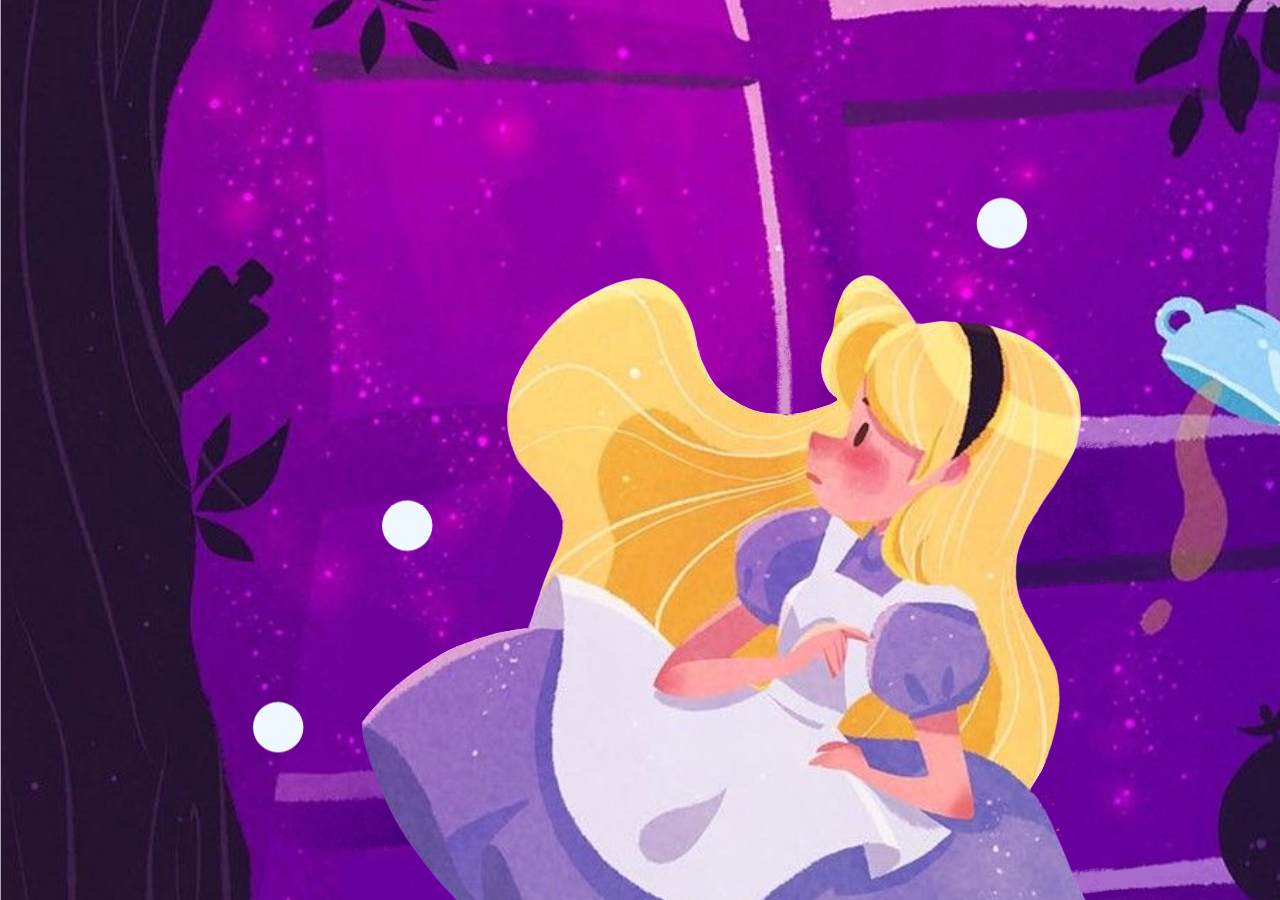
<file: PARALLAXT/index.html>
<!DOCTYPE html>
<html lang="en">
<head>
    <meta charset="UTF-8">
    <meta name="viewport" content="width=device-width, initial-scale=1.0">
    <title>Document</title>
    <link rel="stylesheet" href="style.css">
</head>
<body>


    <div class="Container">
        <div class="imagen img-background">
            <img src="img/Background.png" alt="">
        </div>

        <div class="imagen img-middle">
            <div class="cadr one"></div>
            <div class="cadr two"></div>
            <div class="cadr three"></div>
        </div>


        <div class="imagen img-foreground">
            <img src="img/Alice.png" alt="">
        </div>
    </div>

    
</body>
</html>
</file>
<file: PARALLAXT/style.css>
body{
    margin: 0;
}

.Container{
    width: 100%;
    height: 100vh;
    perspective: 8px;
    perspective-origin: 50%;
    overflow-x: hidden;
    overflow-y: scroll;
    position: relative;
}

.imagen{
    position: absolute;
    left: 0;
    right: 0;
    margin: 0 auto;
    transform: 0 50%;
}

.img-background{
    height: auto;
    width: 100%;
    transform: translateZ(0px) scale(1);
    transform-origin: 0 50%;
}

.img-middle{
    height: 100%;
    width: 100%;
    transform: translateZ(5px) scale(0.378);
    transform-origin:50%;
}

.img-foreground{
    transform: translateZ(2px) scale(0.75);
    transform-origin: top;
}

.cadr{
    background-color: aliceblue;
    width: 50px;
    height: 50px;
    position: absolute;
    border-radius: 50%;
    transform: rotate(50px);
}

.one{
left: 30%;
top: 500px;
}

.two{
    right: 20%;
    top: 200px;
}

.three{
    left: 20%;
    top: 700px;
}
</file>
